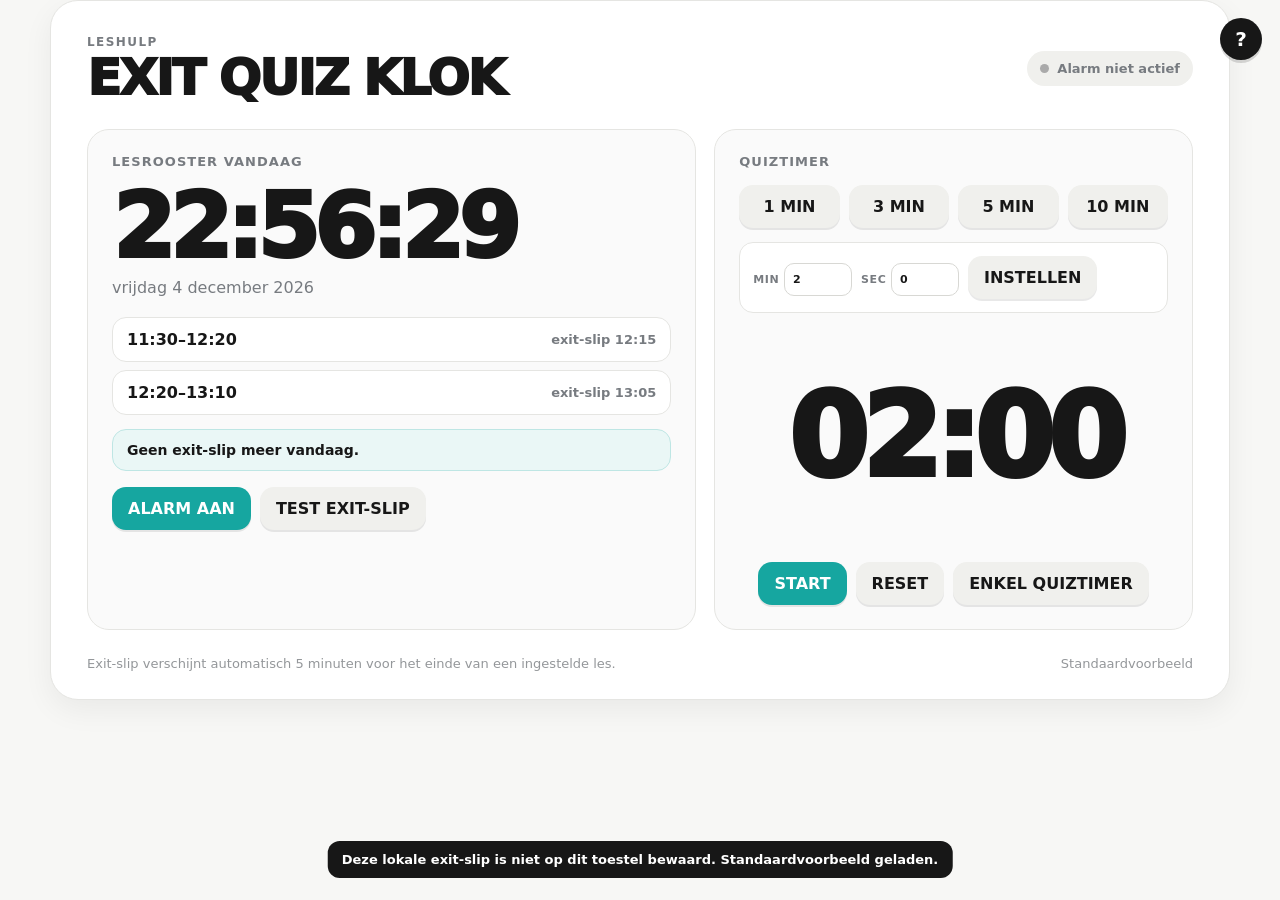
<file: index.html>
<!doctype html>
<html lang="nl">
<head>
<meta charset="utf-8" />
<meta name="viewport" content="width=device-width,initial-scale=1" />
<title>Exit Quiz Klok</title>
<!-- Cloudflare Web Analytics --><script type='module' src='https://static.cloudflareinsights.com/beacon.min.js' data-cf-beacon='{"token": "94ee244a1d5c4600a18bad1ca5350a9c"}'></script><!-- End Cloudflare Web Analytics -->
<script>
(() => {
  const parts = location.pathname.split('/').filter(Boolean);
  window.EXITQUIZ_BASE = parts[0] === 'exitquiz' ? '/exitquiz/' : '/';
  document.write('<link rel="stylesheet" href="' + window.EXITQUIZ_BASE + 'styles.css?v=20260906-1345">');
})();
</script>
</head>
<body>
<button class="helpBtn" id="helpBtn" aria-label="Instellingen">?</button>
<main class="app">
  <header class="topbar"><div><div class="kicker">LESHULP</div><h1>EXIT QUIZ KLOK</h1></div><div class="livePill" id="livePill"><span class="liveDot"></span><span id="liveLabel">Alarm niet actief</span></div></header>
  <div class="dashboard">
    <section class="card scheduleCard">
      <div class="cardLabel">LESROOSTER VANDAAG</div><div class="clock" id="clock">--:--:--</div><div class="date" id="date"></div><div class="schedule" id="schedule"></div><div class="nextAlarm" id="nextAlarm">Geen exit-slip gepland.</div>
      <div class="cardActions"><button class="primary" id="alarmBtn">ALARM AAN</button><button id="testBtn">TEST EXIT-SLIP</button></div>
    </section>
    <section class="card timerCard">
      <div class="cardLabel">QUIZTIMER</div>
      <div class="presetRow"><button class="preset" data-seconds="60">1 MIN</button><button class="preset" data-seconds="180">3 MIN</button><button class="preset" data-seconds="300">5 MIN</button><button class="preset" data-seconds="600">10 MIN</button></div>
      <div class="customRow"><label>MIN <input id="mins" type="number" min="0" value="2"></label><label>SEC <input id="secs" type="number" min="0" max="59" value="0"></label><button id="setCustom">INSTELLEN</button></div>
      <div class="timer" id="timerDisplay">02:00</div>
      <div class="timerActions"><button class="primary" id="startPause">START</button><button id="resetBtn">RESET</button><button id="timerOnlyBtn">ENKEL QUIZTIMER</button></div>
    </section>
  </div>
  <div class="footerline"><span>Exit-slip verschijnt automatisch 5 minuten voor het einde van een ingestelde les.</span><span id="profileLabel">Standaardvoorbeeld</span></div>
</main>
<div class="exitOverlay" id="exitOverlay">
  <div class="exitWrap"><div class="exitTop"><div><div class="exitTitle" id="exitTitle">EXIT SLIP</div><div class="exitSub" id="exitSub">Nog 5 minuten</div></div><button id="closeExitBtn">SLUITEN</button></div><div class="exitProgress" aria-label="Voortgang van de laatste vijf minuten"><div class="exitProgressFill" id="exitProgressFill"></div></div><div class="questions" id="questions"><div class="question" id="questionOne"></div><div class="question" id="questionTwo"></div><div class="question" id="questionThree"></div></div><div class="simpleMessage" id="simpleMessage"></div></div>
</div>
<div class="timerOverlay" id="timerOverlay" hidden>
  <div class="timerOverlayWrap"><div class="timerOverlayTop"><div><div class="timerOverlayLabel" id="timerOverlayLabel">QUIZTIMER</div><div class="timerOverlaySub" id="timerOverlaySub">Tijd loopt</div></div><button id="closeTimerOverlay">TERUG</button></div><div class="timerOverlayMain"><div class="timerOverlayTime" id="timerOverlayDisplay">02:00</div><div class="timerProgress" aria-label="Voortgang quiztimer"><div class="timerProgressFill" id="timerProgressFill"></div></div><div class="timerOverlayActions"><button id="overlayPauseBtn">PAUZE</button><button id="overlayResetBtn">RESET</button></div></div></div>
</div>
<div class="modalBackdrop" id="modalBackdrop">
  <section class="modal" role="dialog" aria-modal="true" aria-labelledby="modalTitle">
    <div class="modalHeader"><div><h2 class="modalTitle" id="modalTitle">Pas Exit Quiz Klok aan voor jouw lessen.</h2><p class="modalIntro">Vul je lesrooster en exit-slipvragen in. Alles kan lokaal op dit toestel bewaard worden, zonder account.</p></div><button class="closeBtn" id="closeModalBtn" aria-label="Sluiten">×</button></div>
    <div class="profileIdentity"><div class="fieldCard"><label for="profileNameInput">Naam</label><input id="profileNameInput" type="text" maxlength="50" placeholder="bv. Tom geschiedenis"></div><div class="fieldCard"><label for="profileSlugInput">Adres op dit toestel</label><div class="slugWrap"><span class="slugPrefix">rakkejak.be/exitquiz/</span><input id="profileSlugInput" type="text" maxlength="32" placeholder="tomgeschiedenis"></div><p class="localNote">Alleen beschikbaar in deze browser op dit toestel.</p></div></div>
    <section class="editSection"><h3>Lesrooster</h3><p class="sectionHint">Eén les per regel, bijvoorbeeld <strong>11:30-12:20</strong>.</p><div class="dayGrid"><label>Maandag<textarea data-day="1" placeholder="09:00-09:50"></textarea></label><label>Dinsdag<textarea data-day="2"></textarea></label><label>Woensdag<textarea data-day="3"></textarea></label><label>Donderdag<textarea data-day="4"></textarea></label><label>Vrijdag<textarea data-day="5"></textarea></label></div></section>
    <section class="editSection"><h3>Exit-slipvragen</h3><div class="questionEditGrid"><label>Vraag 1<textarea id="question1"></textarea></label><label>Vraag 2<textarea id="question2"></textarea></label><label>Vraag 3 — week A<textarea id="question3a"></textarea></label><label>Vraag 3 — week B<textarea id="question3b"></textarea></label></div></section>
    <div class="savedProfiles"><div class="savedTitle">Mijn exit-slips op dit toestel</div><div class="savedList" id="savedProfileList"></div></div>
    <div class="modalActions"><button id="restoreExampleBtn">HERSTEL VOORBEELD</button><div class="modalActionsRight"><button id="useOnceBtn">GEBRUIK EENMALIG</button><button class="saveBtn" id="saveProfileBtn">BEWAAR DEZE EXIT-SLIP OP DIT TOESTEL</button></div></div>
    <div class="supportRow"><span>Wij maken gratis websites. Content? Doneer 0,51 € om ons te steunen</span><a href="https://buy.stripe.com/14A8wPfdjecZgHW1cRgA802" target="_blank" rel="noopener noreferrer">Donatie</a></div>
  </section>
</div>
<div class="toast" id="toast"></div>
<script>(()=>{const s=document.createElement('script');s.src=(window.EXITQUIZ_BASE||'/')+'app.js?v=20260906-1345';document.body.appendChild(s)})();</script>
</body>
</html>
</file>
